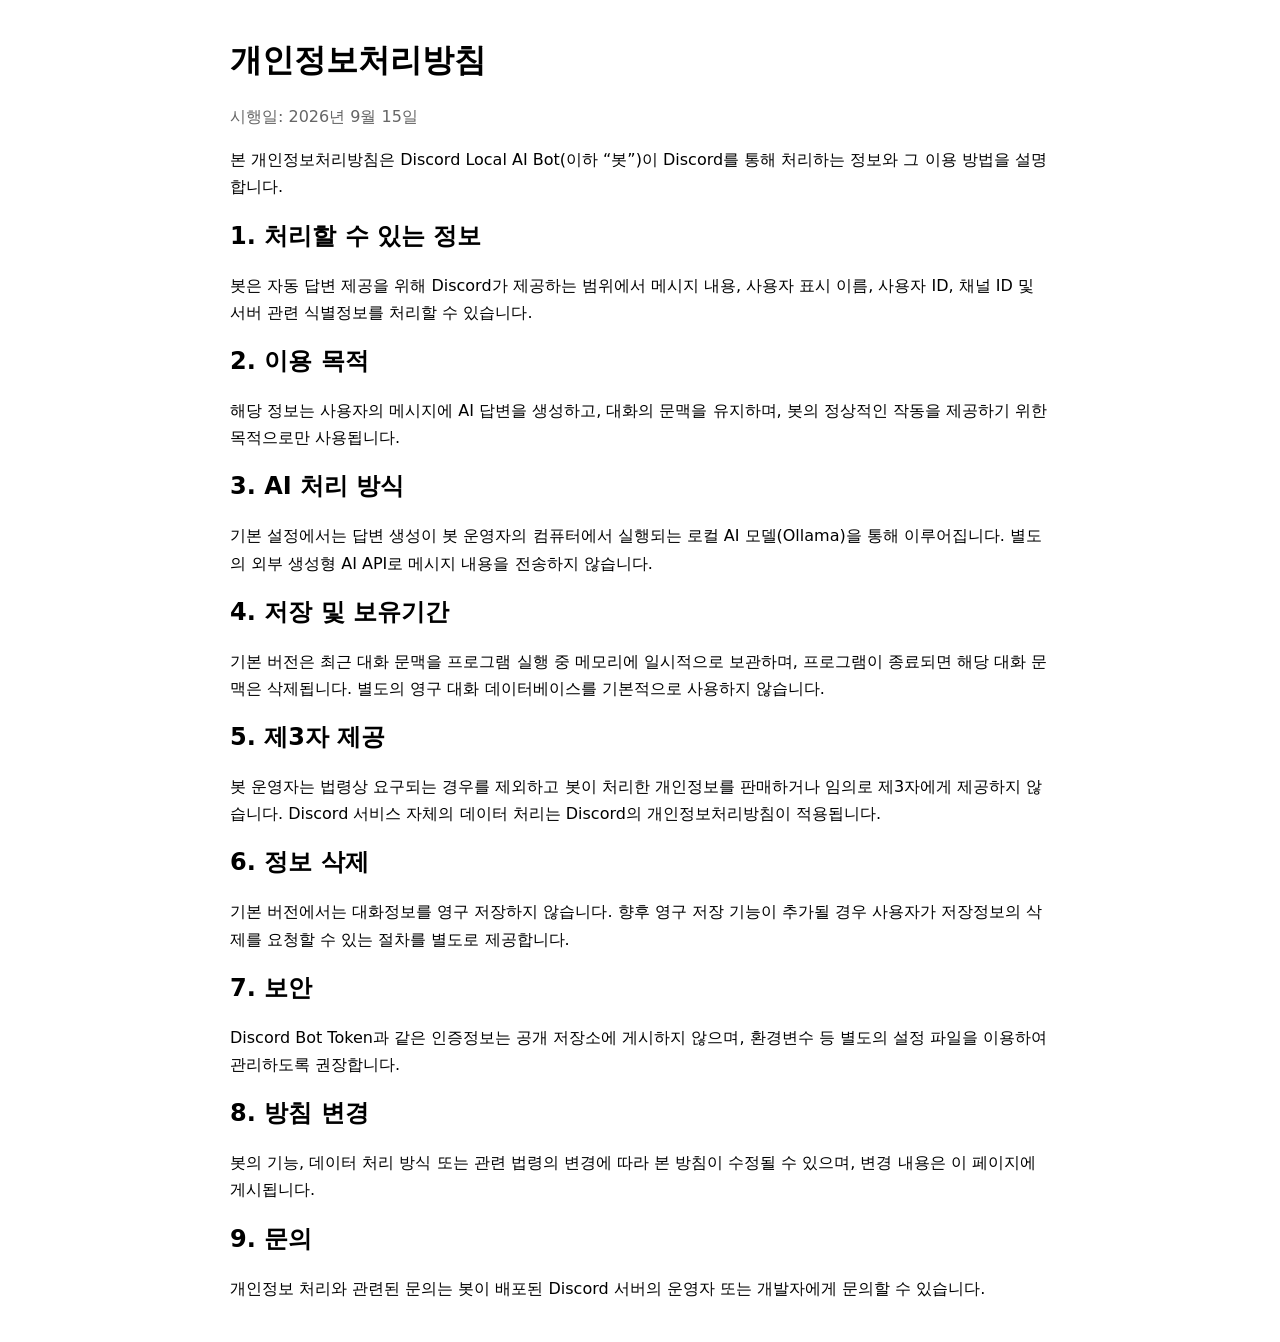
<file: privacy.html>
<!doctype html>
<html lang="ko">
<head>
  <meta charset="utf-8">
  <meta name="viewport" content="width=device-width,initial-scale=1">
  <title>Discord Local AI Bot - 개인정보처리방침</title>
  <style>
    body { max-width: 820px; margin: 40px auto; padding: 0 20px; font-family: system-ui, sans-serif; line-height: 1.7; }
    h1, h2 { line-height: 1.3; }
    .muted { color: #666; }
  </style>
</head>
<body>
  <h1>개인정보처리방침</h1>
  <p class="muted">시행일: 2026년 9월 15일</p>

  <p>본 개인정보처리방침은 Discord Local AI Bot(이하 “봇”)이 Discord를 통해 처리하는 정보와 그 이용 방법을 설명합니다.</p>

  <h2>1. 처리할 수 있는 정보</h2>
  <p>봇은 자동 답변 제공을 위해 Discord가 제공하는 범위에서 메시지 내용, 사용자 표시 이름, 사용자 ID, 채널 ID 및 서버 관련 식별정보를 처리할 수 있습니다.</p>

  <h2>2. 이용 목적</h2>
  <p>해당 정보는 사용자의 메시지에 AI 답변을 생성하고, 대화의 문맥을 유지하며, 봇의 정상적인 작동을 제공하기 위한 목적으로만 사용됩니다.</p>

  <h2>3. AI 처리 방식</h2>
  <p>기본 설정에서는 답변 생성이 봇 운영자의 컴퓨터에서 실행되는 로컬 AI 모델(Ollama)을 통해 이루어집니다. 별도의 외부 생성형 AI API로 메시지 내용을 전송하지 않습니다.</p>

  <h2>4. 저장 및 보유기간</h2>
  <p>기본 버전은 최근 대화 문맥을 프로그램 실행 중 메모리에 일시적으로 보관하며, 프로그램이 종료되면 해당 대화 문맥은 삭제됩니다. 별도의 영구 대화 데이터베이스를 기본적으로 사용하지 않습니다.</p>

  <h2>5. 제3자 제공</h2>
  <p>봇 운영자는 법령상 요구되는 경우를 제외하고 봇이 처리한 개인정보를 판매하거나 임의로 제3자에게 제공하지 않습니다. Discord 서비스 자체의 데이터 처리는 Discord의 개인정보처리방침이 적용됩니다.</p>

  <h2>6. 정보 삭제</h2>
  <p>기본 버전에서는 대화정보를 영구 저장하지 않습니다. 향후 영구 저장 기능이 추가될 경우 사용자가 저장정보의 삭제를 요청할 수 있는 절차를 별도로 제공합니다.</p>

  <h2>7. 보안</h2>
  <p>Discord Bot Token과 같은 인증정보는 공개 저장소에 게시하지 않으며, 환경변수 등 별도의 설정 파일을 이용하여 관리하도록 권장합니다.</p>

  <h2>8. 방침 변경</h2>
  <p>봇의 기능, 데이터 처리 방식 또는 관련 법령의 변경에 따라 본 방침이 수정될 수 있으며, 변경 내용은 이 페이지에 게시됩니다.</p>

  <h2>9. 문의</h2>
  <p>개인정보 처리와 관련된 문의는 봇이 배포된 Discord 서버의 운영자 또는 개발자에게 문의할 수 있습니다.</p>
</body>
</html>
</file>
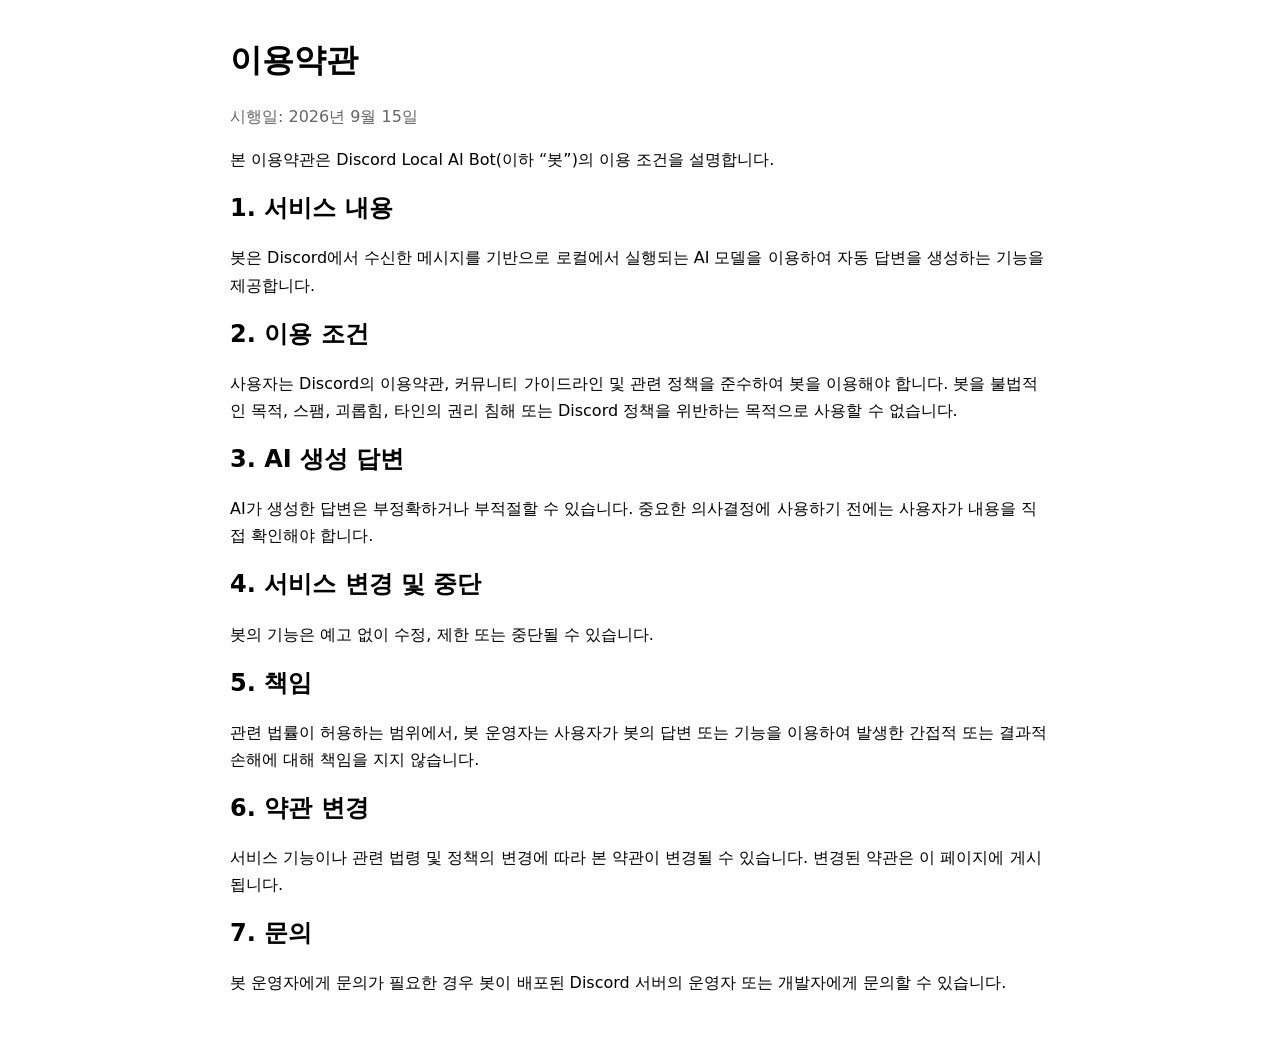
<file: terms.html>
<!doctype html>
<html lang="ko">
<head>
  <meta charset="utf-8">
  <meta name="viewport" content="width=device-width,initial-scale=1">
  <title>Discord Local AI Bot - 이용약관</title>
  <style>
    body { max-width: 820px; margin: 40px auto; padding: 0 20px; font-family: system-ui, sans-serif; line-height: 1.7; }
    h1, h2 { line-height: 1.3; }
    .muted { color: #666; }
  </style>
</head>
<body>
  <h1>이용약관</h1>
  <p class="muted">시행일: 2026년 9월 15일</p>

  <p>본 이용약관은 Discord Local AI Bot(이하 “봇”)의 이용 조건을 설명합니다.</p>

  <h2>1. 서비스 내용</h2>
  <p>봇은 Discord에서 수신한 메시지를 기반으로 로컬에서 실행되는 AI 모델을 이용하여 자동 답변을 생성하는 기능을 제공합니다.</p>

  <h2>2. 이용 조건</h2>
  <p>사용자는 Discord의 이용약관, 커뮤니티 가이드라인 및 관련 정책을 준수하여 봇을 이용해야 합니다. 봇을 불법적인 목적, 스팸, 괴롭힘, 타인의 권리 침해 또는 Discord 정책을 위반하는 목적으로 사용할 수 없습니다.</p>

  <h2>3. AI 생성 답변</h2>
  <p>AI가 생성한 답변은 부정확하거나 부적절할 수 있습니다. 중요한 의사결정에 사용하기 전에는 사용자가 내용을 직접 확인해야 합니다.</p>

  <h2>4. 서비스 변경 및 중단</h2>
  <p>봇의 기능은 예고 없이 수정, 제한 또는 중단될 수 있습니다.</p>

  <h2>5. 책임</h2>
  <p>관련 법률이 허용하는 범위에서, 봇 운영자는 사용자가 봇의 답변 또는 기능을 이용하여 발생한 간접적 또는 결과적 손해에 대해 책임을 지지 않습니다.</p>

  <h2>6. 약관 변경</h2>
  <p>서비스 기능이나 관련 법령 및 정책의 변경에 따라 본 약관이 변경될 수 있습니다. 변경된 약관은 이 페이지에 게시됩니다.</p>

  <h2>7. 문의</h2>
  <p>봇 운영자에게 문의가 필요한 경우 봇이 배포된 Discord 서버의 운영자 또는 개발자에게 문의할 수 있습니다.</p>
</body>
</html>
</file>
